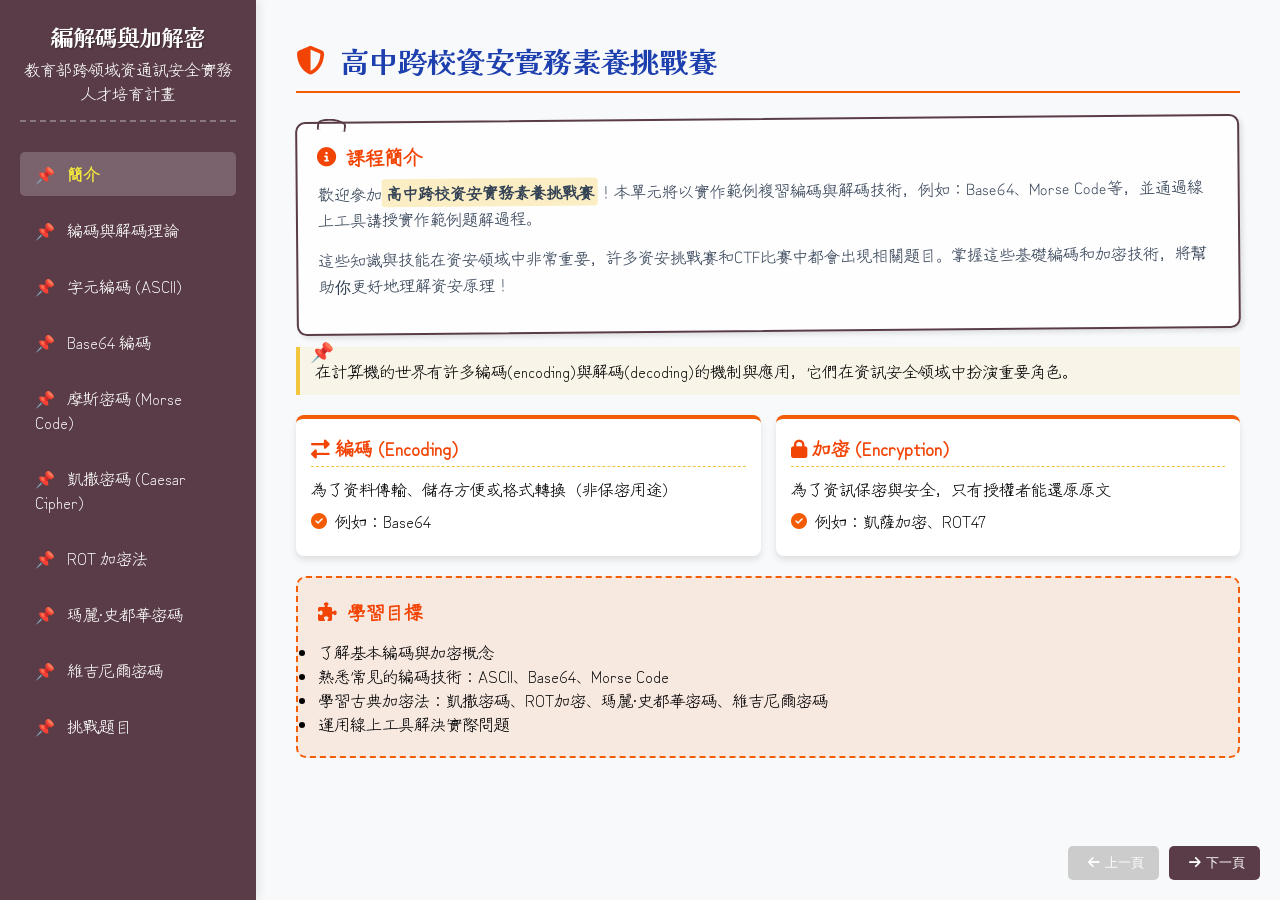
<file: index.html>
<!DOCTYPE html>
<html lang="zh-Hant">
<head>
    <meta charset="UTF-8">
    <meta name="viewport" content="width=device-width, initial-scale=1.0">
    <title>高中跨校資安實務素養挑戰賽 - 編碼與解碼</title>
    <link href="https://fonts.googleapis.com/css2?family=Kaisei+Decol&family=Yomogi&family=Zen+Kurenaido&display=swap" rel="stylesheet">
    <link rel="stylesheet" href="https://cdnjs.cloudflare.com/ajax/libs/font-awesome/6.4.0/css/all.min.css">
    <link rel="stylesheet" href="./assets/style.css">
</head>
<body>
    <div class="sidebar">
        <div class="sidebar-header">
            <h2 id="sidebar-title">編解碼與加解密</h2>
            <p>教育部跨領域資通訊安全實務人才培育計畫</p>
        </div>
        
        <ul class="nav-menu">
            <li class="nav-item active" data-slide="1"><a href="#">簡介</a></li>
            <li class="nav-item" data-slide="2"><a href="#">編碼與解碼理論</a></li>
            <li class="nav-item" data-slide="3"><a href="#">字元編碼 (ASCII)</a></li>
            <li class="nav-item" data-slide="4"><a href="#">Base64 編碼</a></li>
            <li class="nav-item" data-slide="5"><a href="#">摩斯密碼 (Morse Code)</a></li>
            <li class="nav-item" data-slide="6"><a href="#">凱撒密碼 (Caesar Cipher)</a></li>
            <li class="nav-item" data-slide="7"><a href="#">ROT 加密法</a></li>
            <li class="nav-item" data-slide="8"><a href="#">瑪麗·史都華密碼</a></li>
            <li class="nav-item" data-slide="9"><a href="#">維吉尼爾密碼</a></li>
            <li class="nav-item" data-slide="10"><a href="#">挑戰題目</a></li>
        </ul>
    </div>
    
    <div class="main-content">
        <!-- 簡介 -->
        <div class="slide active" id="slide-1">
            <div class="slide-header">
                <i class="fas fa-shield-alt"></i>
                <h2>高中跨校資安實務素養挑戰賽</h2>
            </div>
            
            <div class="hand-drawn-box">
                <div class="concept-title">
                    <i class="fas fa-info-circle"></i>
                    課程簡介
                </div>
                <p class="content-text">
                    歡迎參加<span class="highlight">高中跨校資安實務素養挑戰賽</span>！本單元將以實作範例複習編碼與解碼技術，例如：Base64、Morse Code等，並通過線上工具講授實作範例題解過程。
                </p>
                <p class="content-text">
                    這些知識與技能在資安領域中非常重要，許多資安挑戰賽和CTF比賽中都會出現相關題目。掌握這些基礎編碼和加密技術，將幫助你更好地理解資安原理！
                </p>
            </div>
            
            <div class="note-box">
                <p>在計算機的世界有許多編碼(encoding)與解碼(decoding)的機制與應用，它們在資訊安全領域中扮演重要角色。</p>
            </div>
            
            <div class="method-comparison">
                <div class="method-card">
                    <h3><i class="fas fa-exchange-alt"></i> 編碼 (Encoding)</h3>
                    <p>為了資料傳輸、儲存方便或格式轉換（非保密用途）</p>
                    <div class="key-feature">
                        <i class="fas fa-check-circle"></i>
                        <span>例如：Base64</span>
                    </div>
                </div>
                
                <div class="method-card">
                    <h3><i class="fas fa-lock"></i> 加密 (Encryption)</h3>
                    <p>為了資訊保密與安全，只有授權者能還原原文</p>
                    <div class="key-feature">
                        <i class="fas fa-check-circle"></i>
                        <span>例如：凱薩加密、ROT47</span>
                    </div>
                </div>
            </div>
            
            <div class="challenge-box">
                <h3><i class="fas fa-puzzle-piece"></i> 學習目標</h3>
                <ul>
                    <li>了解基本編碼與加密概念</li>
                    <li>熟悉常見的編碼技術：ASCII、Base64、Morse Code</li>
                    <li>學習古典加密法：凱撒密碼、ROT加密、瑪麗·史都華密碼、維吉尼爾密碼</li>
                    <li>運用線上工具解決實際問題</li>
                </ul>
            </div>
        </div>
        
        <!-- 編碼與解碼理論 -->
        <div class="slide" id="slide-2">
            <div class="slide-header">
                <i class="fas fa-book"></i>
                <h2>編碼與解碼理論</h2>
            </div>
            
            <div class="hand-drawn-box">
                <div class="concept-title">
                    <i class="fas fa-lightbulb"></i>
                    基本概念
                </div>
                <p class="content-text">
                    在計算機的世界有許多<span class="highlight">編碼(encoding)</span>與<span class="highlight">解碼(decoding)</span>的機制與應用。理解它們之間的區別非常重要。
                </p>
            </div>
            
            <div class="two-column">
                <div class="column">
                    <div class="example-card">
                        <div class="example-card-header">
                            <i class="fas fa-exchange-alt"></i>
                            <h3>編碼 (Encoding)</h3>
                        </div>
                        <div class="example-card-content">
                            <p>為了資料傳輸、儲存方便或格式轉換（非保密用途）</p>
                            <ul>
                                <li>主要目的：資料傳輸、儲存、格式轉換</li>
                                <li>不考慮安全性，人人可以解碼</li>
                                <li>例如：<span class="highlight">Base64</span>、ASCII、UTF-8</li>
                            </ul>
                        </div>
                    </div>
                </div>
                
                <div class="column">
                    <div class="example-card">
                        <div class="example-card-header">
                            <i class="fas fa-lock"></i>
                            <h3>加密 (Encryption)</h3>
                        </div>
                        <div class="example-card-content">
                            <p>為了資訊保密與安全，只有授權者能還原原文</p>
                            <ul>
                                <li>主要目的：資訊安全與保密</li>
                                <li>需要密鑰(金鑰)或特殊方法解密</li>
                                <li>例如：<span class="highlight">凱撒加密</span>、<span class="highlight">ROT47</span>、AES、RSA</li>
                            </ul>
                        </div>
                    </div>
                </div>
            </div>
            
            <div class="note-box">
                <p><strong>重要提醒：</strong> Base64 不是加密演算法！它是一種編碼方式，目的是為了方便數據的傳輸和存儲，而非保密。</p>
            </div>
            
            <div class="process-flow">
                <div class="process-step">
                    <h4>原始資料</h4>
                    <p>純文字、二進制資料</p>
                </div>
                <div class="process-step">
                    <h4>編碼/加密</h4>
                    <p>轉換為特定格式</p>
                </div>
                <div class="process-step">
                    <h4>傳輸/儲存</h4>
                    <p>安全地傳送資料</p>
                </div>
                <div class="process-step">
                    <h4>解碼/解密</h4>
                    <p>還原為原始資料</p>
                </div>
            </div>
        </div>
        
        <!-- 字元編碼 (ASCII) -->
        <div class="slide" id="slide-3">
            <div class="slide-header">
                <i class="fas fa-font"></i>
                <h2>字元編碼 (Character Encoding)</h2>
            </div>
            
            <div class="hand-drawn-box">
                <div class="concept-title">
                    <i class="fas fa-keyboard"></i>
                    ASCII 編碼
                </div>
                <p class="content-text">
                    ASCII（American Standard Code for Information Interchange，美國資訊交換標準程式碼）是最基本的字元編碼系統，用於在電腦系統中表示文字。
                </p>
            </div>
            
            <div class="ascii-card">
                <div class="ascii-card-header">
                    <h3>ASCII 特性</h3>
                </div>
                <div class="ascii-card-content">
                    <ul>
                        <li>發展自電報編碼</li>
                        <li>包含 128 個字元（7位元表示）</li>
                        <li>擴展ASCII（Extended ASCII）增加了額外的 128 個字元（8位元表示）</li>
                        <li>只能表示英文字母、數字和部分符號，不支援中文等其他語言</li>
                    </ul>
                </div>
            </div>
            
            <div class="example-card">
                <div class="example-card-header">
                    <i class="fas fa-code"></i>
                    <h3>ASCII 編碼示例</h3>
                </div>
                <div class="example-card-content">
                    <p>每個字元都對應一個特定的數值：</p>
                    <div class="ascii-example">
                        字元 'A' 對應 ASCII 值 65 (十進制) = 01000001 (二進制)
                        字元 'a' 對應 ASCII 值 97 (十進制) = 01100001 (二進制)
                        字元 '0' 對應 ASCII 值 48 (十進制) = 00110000 (二進制)
                    </div>
                </div>
            </div>
            
            <div class="two-column">
                <div class="column">
                    <div class="hand-drawn-box">
                        <div class="concept-title">
                            <i class="fas fa-microchip"></i>
                            資料儲存基本單位
                        </div>
                        <ul>
                            <li>1 bit：一個二進制位元，只能儲存 0 或 1</li>
                            <li>8 bits = 1 byte：一個位元組，基本的資料儲存單位</li>
                            <li>1 byte = 1 word：一般來說一個字元需要一個位元組來表示</li>
                        </ul>
                    </div>
                </div>
                
                <div class="column">
                    <div class="hand-drawn-box">
                        <div class="concept-title">
                            <i class="fas fa-exchange-alt"></i>
                            字元編碼過程
                        </div>
                        <div class="image-container">
                            <img src="./assets/images/encode-decode.png" alt="字元編碼示意圖" />
                        </div>
                        <p class="content-text">
                            字元編碼是將人類可讀的字元映射到一組唯一的數字的過程，使電腦能夠處理文字資料。
                        </p>
                    </div>
                </div>
            </div>
        </div>
        
        <!-- Base64 編碼 -->
        <div class="slide" id="slide-4">
            <div class="slide-header">
                <i class="fas fa-exchange-alt"></i>
                <h2>Base64 編碼</h2>
            </div>
            
            <div class="hand-drawn-box">
                <div class="concept-title">
                    <i class="fas fa-info-circle"></i>
                    Base64 概述
                </div>
                <p class="content-text">
                    Base64 是一種將二進制數據轉換為64個可列印ASCII字元的編碼方式。它<span class="highlight">不是加密方法</span>，而是一種資料表示形式。
                </p>
            </div>
            
            <div class="note-box">
                <p><strong>重要提醒：</strong> Base64 不是加密演算法！Base64 不是加密演算法！Base64 不是加密演算法！（重要的事情說三遍）</p>
            </div>
            
            <div class="two-column flex-col">
                <div class="column">
                    <div class="example-card">
                        <div class="example-card-header">
                            <i class="fas fa-code"></i>
                            <h3>Base64 特性</h3>
                        </div>
                        <div class="example-card-content">
                            <ul>
                                <li>使用 64 個可列印字元進行編碼</li>
                                <li>便於攜帶與儲存</li>
                                <li>常用於多用途網際網路郵件擴充 (MIME)</li>
                                <li>用於在只能處理文字的環境中傳輸二進制資料</li>
                                <li>使用 "=" 作為填充字元</li>
                            </ul>
                        </div>
                    </div>
                </div>
                
                <div class="column">
                    <div class="example-card">
                        <div class="example-card-header">
                            <i class="fas fa-table"></i>
                            <h3>Base64 編碼表</h3>
                        </div>
                        <div class="example-card-content">
                            <div class="table-container">
                                <table class="base64-table">
                                    <tr>
                                        <th>索引</th>
                                        <th>字元</th>
                                        <th>索引</th>
                                        <th>字元</th>
                                        <th>索引</th>
                                        <th>字元</th>
                                        <th>索引</th>
                                        <th>字元</th>
                                        <th>索引</th>
                                        <th>字元</th>
                                        <th>索引</th>
                                        <th>字元</th>
                                        <th>索引</th>
                                        <th>字元</th>
                                        <th>索引</th>
                                        <th>字元</th>
                                    </tr>
                                    <tr>
                                        <td class="index-cell">0 (0x00)</td>
                                        <td class="char-cell">A</td>
                                        <td class="index-cell">1 (0x01)</td>
                                        <td class="char-cell">B</td>
                                        <td class="index-cell">2 (0x02)</td>
                                        <td class="char-cell">C</td>
                                        <td class="index-cell">3 (0x03)</td>
                                        <td class="char-cell">D</td>
                                        <td class="index-cell">4 (0x04)</td>
                                        <td class="char-cell">E</td>
                                        <td class="index-cell">5 (0x05)</td>
                                        <td class="char-cell">F</td>
                                        <td class="index-cell">6 (0x06)</td>
                                        <td class="char-cell">G</td>
                                        <td class="index-cell">7 (0x07)</td>
                                        <td class="char-cell">H</td>
                                    </tr>
                                    <tr>
                                        <td class="index-cell">8 (0x08)</td>
                                        <td class="char-cell">I</td>
                                        <td class="index-cell">9 (0x09)</td>
                                        <td class="char-cell">J</td>
                                        <td class="index-cell">10 (0x0A)</td>
                                        <td class="char-cell">K</td>
                                        <td class="index-cell">11 (0x0B)</td>
                                        <td class="char-cell">L</td>
                                        <td class="index-cell">12 (0x0C)</td>
                                        <td class="char-cell">M</td>
                                        <td class="index-cell">13 (0x0D)</td>
                                        <td class="char-cell">N</td>
                                        <td class="index-cell">14 (0x0E)</td>
                                        <td class="char-cell">O</td>
                                        <td class="index-cell">15 (0x0F)</td>
                                        <td class="char-cell">P</td>
                                    </tr>
                                    <tr>
                                        <td class="index-cell">16 (0x10)</td>
                                        <td class="char-cell">Q</td>
                                        <td class="index-cell">17 (0x11)</td>
                                        <td class="char-cell">R</td>
                                        <td class="index-cell">18 (0x12)</td>
                                        <td class="char-cell">S</td>
                                        <td class="index-cell">19 (0x13)</td>
                                        <td class="char-cell">T</td>
                                        <td class="index-cell">20 (0x14)</td>
                                        <td class="char-cell">U</td>
                                        <td class="index-cell">21 (0x15)</td>
                                        <td class="char-cell">V</td>
                                        <td class="index-cell">22 (0x16)</td>
                                        <td class="char-cell">W</td>
                                        <td class="index-cell">23 (0x17)</td>
                                        <td class="char-cell">X</td>
                                    </tr>
                                    <tr>
                                        <td class="index-cell">24 (0x18)</td>
                                        <td class="char-cell">Y</td>
                                        <td class="index-cell">25 (0x19)</td>
                                        <td class="char-cell">Z</td>
                                        <td class="index-cell">26 (0x1A)</td>
                                        <td class="char-cell">a</td>
                                        <td class="index-cell">27 (0x1B)</td>
                                        <td class="char-cell">b</td>
                                        <td class="index-cell">28 (0x1C)</td>
                                        <td class="char-cell">c</td>
                                        <td class="index-cell">29 (0x1D)</td>
                                        <td class="char-cell">d</td>
                                        <td class="index-cell">30 (0x1E)</td>
                                        <td class="char-cell">e</td>
                                        <td class="index-cell">31 (0x1F)</td>
                                        <td class="char-cell">f</td>
                                    </tr>
                                    <tr>
                                        <td class="index-cell">32 (0x20)</td>
                                        <td class="char-cell">g</td>
                                        <td class="index-cell">33 (0x21)</td>
                                        <td class="char-cell">h</td>
                                        <td class="index-cell">34 (0x22)</td>
                                        <td class="char-cell">i</td>
                                        <td class="index-cell">35 (0x23)</td>
                                        <td class="char-cell">j</td>
                                        <td class="index-cell">36 (0x24)</td>
                                        <td class="char-cell">k</td>
                                        <td class="index-cell">37 (0x25)</td>
                                        <td class="char-cell">l</td>
                                        <td class="index-cell">38 (0x26)</td>
                                        <td class="char-cell">m</td>
                                        <td class="index-cell">39 (0x27)</td>
                                        <td class="char-cell">n</td>
                                    </tr>
                                    <tr>
                                        <td class="index-cell">40 (0x28)</td>
                                        <td class="char-cell">o</td>
                                        <td class="index-cell">41 (0x29)</td>
                                        <td class="char-cell">p</td>
                                        <td class="index-cell">42 (0x2A)</td>
                                        <td class="char-cell">q</td>
                                        <td class="index-cell">43 (0x2B)</td>
                                        <td class="char-cell">r</td>
                                        <td class="index-cell">44 (0x2C)</td>
                                        <td class="char-cell">s</td>
                                        <td class="index-cell">45 (0x2D)</td>
                                        <td class="char-cell">t</td>
                                        <td class="index-cell">46 (0x2E)</td>
                                        <td class="char-cell">u</td>
                                        <td class="index-cell">47 (0x2F)</td>
                                        <td class="char-cell">v</td>
                                    </tr>
                                    <tr>
                                        <td class="index-cell">48 (0x30)</td>
                                        <td class="char-cell">w</td>
                                        <td class="index-cell">49 (0x31)</td>
                                        <td class="char-cell">x</td>
                                        <td class="index-cell">50 (0x32)</td>
                                        <td class="char-cell">y</td>
                                        <td class="index-cell">51 (0x33)</td>
                                        <td class="char-cell">z</td>
                                        <td class="index-cell">52 (0x34)</td>
                                        <td class="char-cell">0</td>
                                        <td class="index-cell">53 (0x35)</td>
                                        <td class="char-cell">1</td>
                                        <td class="index-cell">54 (0x36)</td>
                                        <td class="char-cell">2</td>
                                        <td class="index-cell">55 (0x37)</td>
                                        <td class="char-cell">3</td>
                                    </tr>
                                    <tr>
                                        <td class="index-cell">56 (0x38)</td>
                                        <td class="char-cell">4</td>
                                        <td class="index-cell">57 (0x39)</td>
                                        <td class="char-cell">5</td>
                                        <td class="index-cell">58 (0x3A)</td>
                                        <td class="char-cell">6</td>
                                        <td class="index-cell">59 (0x3B)</td>
                                        <td class="char-cell">7</td>
                                        <td class="index-cell">60 (0x3C)</td>
                                        <td class="char-cell">8</td>
                                        <td class="index-cell">61 (0x3D)</td>
                                        <td class="char-cell">9</td>
                                        <td class="index-cell">62 (0x3E)</td>
                                        <td class="char-cell special-char">+</td>
                                        <td class="index-cell">63 (0x3F)</td>
                                        <td class="char-cell special-char">/</td>
                                    </tr>
                                    <tr>
                                        <td class="index-cell">填充</td>
                                        <td class="char-cell special-char">=</td>
                                        <td colspan="14"></td>
                                    </tr>
                                </table>                          
                            </div>
                        </div>
                    </div>
                </div>
            </div>
            
            <div class="example-card">
                <div class="example-card-header">
                    <i class="fas fa-cogs"></i>
                    <h3>Base64 編碼過程</h3>
                </div>
                <div class="example-card-content">
                    <p>以 "Man" 為例：</p>
                    <ol>
                        <li>將每個字元轉換為 ASCII 值：M (77), a (97), n (110)</li>
                        <li>將 ASCII 值轉換為 8 位二進制：01001101 01100001 01101110</li>
                        <li>將 24 位二進制重新分組為 6 位一組：010011 010110 000101 101110</li>
                        <li>將每組 6 位二進制轉換為對應的 Base64 字元：T W F u</li>
                    </ol>
                    <p>結果："Man" 的 Base64 編碼為 "TWFu"</p>
                </div>
            </div>
            
            <div class="challenge-box">
                <h3><i class="fas fa-puzzle-piece"></i> 應用場景</h3>
                <ul>
                    <li>電子郵件附件編碼 (MIME)</li>
                    <li>在 URL 中傳輸二進制資料</li>
                    <li>資料儲存和傳輸中的二進制表示</li>
                    <li>作為基本的資料格式轉換機制</li>
                </ul>
            </div>
        </div>
        
        <!-- 摩斯密碼 (Morse Code) -->
        <div class="slide" id="slide-5">
            <div class="slide-header">
                <i class="fas fa-broadcast-tower"></i>
                <h2>摩斯密碼 (Morse Code)</h2>
            </div>
            
            <div class="hand-drawn-box">
                <div class="concept-title">
                    <i class="fas fa-info-circle"></i>
                    摩斯密碼概述
                </div>
                <p class="content-text">
                    摩斯密碼是一種使用點（.）和劃（-）的組合來表示字母、數字和標點符號的編碼方式。它最初用於電報通訊，是早期遠距離通訊的重要編碼方法。
                </p>
            </div>
            
            <div class="example-card">
                <div class="example-card-header">
                    <i class="fas fa-table"></i>
                    <h3>國際摩斯密碼表</h3>
                </div>
                <div class="example-card-content">
                    <div class="table-container">
                        <table>
                            <tr>
                                <th>字元</th><th>摩斯密碼</th>
                                <th>字元</th><th>摩斯密碼</th>
                                <th>字元</th><th>摩斯密碼</th>
                            </tr>
                            <tr>
                                <td>A</td><td>• —</td>
                                <td>N</td><td>— •</td>
                                <td>1</td><td>• — — — —</td>
                            </tr>
                            <tr>
                                <td>B</td><td>— • • •</td>
                                <td>O</td><td>— — —</td>
                                <td>2</td><td>• • — — —</td>
                            </tr>
                            <tr>
                                <td>C</td><td>— • — •</td>
                                <td>P</td><td>• — — •</td>
                                <td>3</td><td>• • • — —</td>
                            </tr>
                            <tr>
                                <td>D</td><td>— • •</td>
                                <td>Q</td><td>— — • —</td>
                                <td>4</td><td>• • • • —</td>
                            </tr>
                            <tr>
                                <td>E</td><td>•</td>
                                <td>R</td><td>• — •</td>
                                <td>5</td><td>• • • • •</td>
                            </tr>
                            <tr>
                                <td>...</td><td>...</td>
                                <td>...</td><td>...</td>
                                <td>...</td><td>...</td>
                            </tr>
                        </table>
                    </div>
                </div>
            </div>
            
            <div class="two-column">
                <div class="column">
                    <div class="example-card">
                        <div class="example-card-header">
                            <i class="fas fa-code"></i>
                            <h3>摩斯密碼特性</h3>
                        </div>
                        <div class="example-card-content">
                            <ul>
                                <li>由「點」(•)、「劃」(-)和空格組成</li>
                                <li>一個點的長度為一個單位時間</li>
                                <li>一個劃的長度為三個單位時間</li>
                                <li>點劃之間的間隔為一個單位時間</li>
                                <li>字元內部點劃間的間隔為一個單位時間</li>
                                <li>字元之間的間隔為三個單位時間</li>
                                <li>單詞之間的間隔為七個單位時間</li>
                            </ul>
                        </div>
                    </div>
                </div>
                
                <div class="column">
                    <div class="example-card">
                        <div class="example-card-header">
                            <i class="fas fa-lightbulb"></i>
                            <h3>摩斯密碼範例</h3>
                        </div>
                        <div class="example-card-content">
                            <p>SOS 國際求救信號：</p>
                            <div class="code-example">
• • • — — — • • •
S     O     S
                            </div>
                            <p>"I love you" 的摩斯密碼：</p>
                            <div class="code-example">
• • / • — — — • / • — — • / • — — •
I     L      O     V      E
                            
— — — / — — — • • / • — • •
Y      O      U
                            </div>
                        </div>
                    </div>
                </div>
            </div>
            
            <div class="challenge-box">
                <h3><i class="fas fa-puzzle-piece"></i> 實作提示</h3>
                <p>解碼摩斯密碼時可以使用線上工具，例如：</p>
                <ul>
                    <li>https://morsecode.scphillips.com/translator.html</li>
                    <li>或使用摩斯密碼表手動解碼</li>
                </ul>
            </div>
        </div>
        
        <!-- 凱撒密碼 (Caesar Cipher) -->
        <div class="slide" id="slide-6">
            <div class="slide-header">
                <i class="fas fa-lock"></i>
                <h2>凱撒密碼 (Caesar Cipher)</h2>
            </div>
            
            <div class="hand-drawn-box">
                <div class="concept-title">
                    <i class="fas fa-info-circle"></i>
                    凱撒密碼概述
                </div>
                <p class="content-text">
                    凱撒密碼（又稱凱撒加密、凱撒變換、變換加密）是一種最簡單且最廣為人知的加密技術。凱撒密碼是一種替換加密技術，明文中的所有字母都在字母表上向後（或向前）按照一個固定數目進行偏移後被替換成密文。
                </p>
            </div>
            
            <div class="two-column">
                <div class="column">
                    <div class="example-card">
                        <div class="example-card-header">
                            <i class="fas fa-history"></i>
                            <h3>歷史背景</h3>
                        </div>
                        <div class="example-card-content">
                            <ul>
                                <li>這個加密方法是以羅馬共和時期凱撒的名字命名的</li>
                                <li>據稱當年凱撒曾用此方法與其將軍們進行聯繫</li>
                                <li>是最早的加密技術之一</li>
                                <li>也是了解現代密碼學基礎的入門知識</li>
                            </ul>
                        </div>
                    </div>
                </div>
                
                <div class="column">
                    <div class="example-card">
                        <div class="example-card-header">
                            <i class="fas fa-cogs"></i>
                            <h3>加密原理</h3>
                        </div>
                        <div class="example-card-content">
                            <p>凱撒密碼的工作原理是將字母表中的每個字母向前或向後移動固定數量的位置。</p>
                            <p>例如，位移量為3時：</p>
                            <ul>
                                <li>A → D</li>
                                <li>B → E</li>
                                <li>C → F</li>
                                <li>...</li>
                                <li>Z → C</li>
                            </ul>
                        </div>
                    </div>
                </div>
            </div>
            
            <div class="example-card">
                <div class="example-card-header">
                    <i class="fas fa-code"></i>
                    <h3>凱撒密碼範例</h3>
                </div>
                <div class="example-card-content">
                    <p>以位移量（密鑰）= 3 為例：</p>
                    <div class="table-container">
                        <table>
                            <tr>
                                <th>明文</th>
                                <td>H</td><td>E</td><td>L</td><td>L</td><td>O</td>
                            </tr>
                            <tr>
                                <th>密文</th>
                                <td>K</td><td>H</td><td>O</td><td>O</td><td>R</td>
                            </tr>
                        </table>
                    </div>
                    <p>明文 "HELLO" 加密後變成 "KHOOR"</p>
                </div>
            </div>

            <div class="hand-drawn-box">
                <a href="./caesar-cipher-wheel.html" target="_blank" rel="noopener noreferrer"></a>
                <div class="concept-title">
                    <i class="fa-solid fa-gears"></i>
                    線上凱薩密碼輪體驗
                </div>
                <p class="content-text center">
                    <img src="./assets/images/caesar_cipher_wheel.png" alt="線上凱薩密碼輪">
                </p>
            </div>
            
            <div class="note-box">
                <p><strong>安全性提醒：</strong> 凱撒密碼非常容易被破解，因為只有26種可能的密鑰（英文字母表有26個字母）。使用頻率分析就可以輕易破解凱撒密碼。</p>
            </div>
            
            <div class="challenge-box">
                <h3><i class="fas fa-puzzle-piece"></i> 實作提示</h3>
                <p>許多線上工具可以幫助加密和解密凱撒密碼：</p>
                <ul>
                    <li>https://www.dcode.fr/caesar-cipher</li>
                    <li>http://rumkin.com/tools/cipher/caesar.php</li>
                </ul>
                <p>破解方法：</p>
                <ul>
                    <li>暴力破解（嘗試所有可能的位移量）</li>
                    <li>頻率分析（英文中E、T、A、O是最常見的字母）</li>
                </ul>
            </div>
        </div>
        
        <!-- ROT 加密法 -->
        <div class="slide" id="slide-7">
            <div class="slide-header">
                <i class="fas fa-sync-alt"></i>
                <h2>ROT 加密法</h2>
            </div>
            
            <div class="hand-drawn-box">
                <div class="concept-title">
                    <i class="fas fa-info-circle"></i>
                    ROT 加密概述
                </div>
                <p class="content-text">
                    ROT（Rotation Cipher）是將字母表中的字母依固定位移量進行輪替替換的加密方式。它是一種凱薩加密（Caesar Cipher）的變體。
                </p>
            </div>
            
            <div class="table-container">
                <table>
                    <tr>
                        <th>名稱</th>
                        <th>位移量</th>
                        <th>特點</th>
                    </tr>
                    <tr>
                        <td>ROT13</td>
                        <td>13</td>
                        <td>最常見，用於英文加密，可逆性強（加密兩次即還原）</td>
                    </tr>
                    <tr>
                        <td>ROT5</td>
                        <td>5</td>
                        <td>只針對數字 0–9 進行位移</td>
                    </tr>
                    <tr>
                        <td>ROT47</td>
                        <td>47</td>
                        <td>針對 ASCII 範圍 33–126（可印字符），可加密英文、數字、符號</td>
                    </tr>
                </table>
            </div>
            
            <div class="two-column">
                <div class="column">
                    <div class="example-card">
                        <div class="example-card-header">
                            <i class="fas fa-code"></i>
                            <h3>ROT 加密範例</h3>
                        </div>
                        <div class="example-card-content">
                            <p>ROT13 範例：</p>
                            <div class="table-container">
                                <table>
                                    <tr>
                                        <th>明文</th>
                                        <td>H</td><td>E</td><td>L</td><td>L</td><td>O</td>
                                    </tr>
                                    <tr>
                                        <th>密文</th>
                                        <td>U</td><td>R</td><td>Y</td><td>Y</td><td>B</td>
                                    </tr>
                                </table>
                            </div>
                            <p>明文 "HELLO" 加密後變成 "URYYB"</p>
                        </div>
                    </div>
                </div>
                
                <div class="column">
                    <div class="example-card">
                        <div class="example-card-header">
                            <i class="fas fa-lightbulb"></i>
                            <h3>ROT 的特性</h3>
                        </div>
                        <div class="example-card-content">
                            <div class="key-feature">
                                <i class="fas fa-check-circle"></i>
                                <span>簡單易懂：可用程式輕鬆實作</span>
                            </div>
                            <div class="key-feature">
                                <i class="fas fa-check-circle"></i>
                                <span>對稱加密：加密兩次會還原原文（ROT13, ROT47）</span>
                            </div>
                            <div class="key-feature">
                                <i class="fas fa-times-circle"></i>
                                <span>不安全：容易被暴力破解，無法用於真正的資料保護</span>
                            </div>
                        </div>
                    </div>
                </div>
            </div>
            
            <div class="note-box">
                <p><strong>ROT13 特點：</strong> ROT13 在英文字母表中將每個字母向前移動13位，因為英文字母表剛好有26個字母，所以應用 ROT13 兩次會恢復原來的文字。這使它成為一種簡單的自反式加密。</p>
            </div>
            
            <div class="example-card">
                <div class="example-card-header">
                    <i class="fas fa-cogs"></i>
                    <h3>ROT47 原理</h3>
                </div>
                <div class="example-card-content">
                    <p>ROT47 比 ROT13 更廣泛，它使用 ASCII 表中從字符 33 ('!') 到字符 126 ('~') 的 94 個可打印字符：</p>
                    <ol>
                        <li>ASCII 字符集中從 33 到 126 的字符被映射為 0 到 93</li>
                        <li>將每個字符值加 47，然後對 94 取模</li>
                        <li>將結果映射回 ASCII 字符</li>
                    </ol>
                    <p>ROT47 不僅限於字母，還包括數字和特殊字符，使其應用更廣泛。</p>
                </div>
            </div>
            
            <div class="challenge-box">
                <h3><i class="fas fa-puzzle-piece"></i> 實作提示</h3>
                <p>解密 ROT 加密的文字可以使用以下線上工具：</p>
                <ul>
                    <li>ROT13: https://rot13.com/</li>
                    <li>ROT47: https://www.dcode.fr/rot-47-cipher</li>
                </ul>
            </div>
        </div>
        
        <!-- 瑪麗·史都華密碼 -->
        <div class="slide" id="slide-8">
            <div class="slide-header">
                <i class="fas fa-crown"></i>
                <h2>瑪麗·史都華密碼</h2>
            </div>
            
            <div class="hand-drawn-box">
                <div class="concept-title">
                    <i class="fas fa-info-circle"></i>
                    瑪麗·史都華密碼概述
                </div>
                <p class="content-text">
                    瑪麗·史都華密碼是由蘇格蘭瑪麗女王（又被稱為瑪麗·史都華）所使用的一種歷史密碼。這種密碼是一種同音替代密碼，用於在她被囚禁期間與外界聯繫。
                </p>
            </div>
            
            <div class="two-column">
                <div class="column">
                    <div class="example-card">
                        <div class="example-card-header">
                            <i class="fas fa-history"></i>
                            <h3>歷史背景</h3>
                        </div>
                        <div class="example-card-content">
                            <ul>
                                <li>瑪麗·史都華是十六世紀最著名和最具爭議的君主之一</li>
                                <li>她僅六天就登上了蘇格蘭王位</li>
                                <li>因涉入刺殺伊莉莎白一世的陰謀，使用密碼與外界聯繫</li>
                                <li>信件遭英國間諜破譯，成為定罪關鍵</li>
                                <li>在被囚於此地時，說出了「In my end is my beginning」（我死即我生）這句名言</li>
                            </ul>
                        </div>
                    </div>
                </div>
                
                <div class="column">
                    <div class="example-card">
                        <div class="example-card-header">
                            <i class="fas fa-cogs"></i>
                            <h3>加密原理</h3>
                        </div>
                        <div class="example-card-content">
                            <p>瑪麗·史都華密碼是一種同音替代密碼：</p>
                            <ul>
                                <li>每個字母可對應多個不同符號，避免頻率分析</li>
                                <li>使用特殊符號表示整個單詞（稱作「nulls」或「code words」）</li>
                                <li>加入假符號混淆視聽</li>
                                <li>密碼表會定期更改，增加安全性</li>
                            </ul>
                        </div>
                    </div>
                </div>
            </div>
            
            <div class="image-container">
                <img src="./assets/images/marry_queen_cypher_16x9.png" alt="瑪麗·史都華密碼示意圖" />
            </div>
            
            <div class="example-card">
                <div class="example-card-header">
                    <i class="fas fa-lock"></i>
                    <h3>密碼解析</h3>
                </div>
                <div class="example-card-content">
                    <p>破解者托馬斯·費利普斯使用了以下方法破解密碼：</p>
                    <ol>
                        <li>頻率分析：識別最常出現的符號，可能代表常用字母如 E、T、A</li>
                        <li>釣魚策略：故意傳遞部分已知信息，誘使對方回應並使用相同的詞語</li>
                        <li>上下文猜測：根據上下文推斷某些詞語的可能含義</li>
                    </ol>
                    <p>這展現了古典密碼的脆弱性，也顯示了情報戰的重要性。</p>
                </div>
            </div>
            
            <div class="challenge-box">
                <h3><i class="fas fa-puzzle-piece"></i> 實作提示</h3>
                <p>解碼瑪麗·史都華密碼可以使用線上工具：</p>
                <ul>
                    <li>https://www.dcode.fr/mary-stuart-code</li>
                </ul>
            </div>
        </div>
        
        <!-- 維吉尼爾密碼 -->
        <div class="slide" id="slide-9">
            <div class="slide-header">
                <i class="fas fa-key"></i>
                <h2>維吉尼爾密碼 (Vigenère Cipher)</h2>
            </div>
            
            <div class="hand-drawn-box">
                <div class="concept-title">
                    <i class="fas fa-info-circle"></i>
                    維吉尼爾密碼概述
                </div>
                <p class="content-text">
                    維吉尼爾密碼（法語：Chiffre de Vigenère，又譯維熱納爾密碼）是使用一系列凱撒密碼組成密碼字母表的加密算法，屬於多表密碼的一種簡單形式。
                </p>
                <p class="content-text">
                    維吉尼爾密碼比簡單的凱撒密碼更難破解，因為它使用不同的位移量來加密文本中的每個字母。
                </p>
            </div>
            
            <div class="two-column">
                <div class="column">
                    <div class="example-card">
                        <div class="example-card-header">
                            <i class="fas fa-cogs"></i>
                            <h3>加密原理</h3>
                        </div>
                        <div class="example-card-content">
                            <ol>
                                <li>選擇一個關鍵詞（如 "LEMON"）</li>
                                <li>將關鍵詞重複直到與明文等長（如 "LEMONLEMON..."）</li>
                                <li>對明文中的每個字母，使用對應密鑰字母作為凱撒密碼的位移量</li>
                                <li>不同位置的字母可能會有不同的位移量</li>
                            </ol>
                        </div>
                    </div>
                </div>
                
                <div class="column">
                    <div class="example-card">
                        <div class="example-card-header">
                            <i class="fas fa-table"></i>
                            <h3>維吉尼爾表</h3>
                        </div>
                        <div class="example-card-content">
                            <p>維吉尼爾密碼使用一個表格（稱為維吉尼爾表）來執行加密：</p>
                            <ul>
                                <li>表格有 26 行和 26 列，對應英文字母表</li>
                                <li>第一行是標準字母表，每行向左偏移一個位置</li>
                                <li>使用明文字母和密鑰字母的交叉點作為密文字母</li>
                            </ul>
                        </div>
                    </div>
                </div>
            </div>
            
            <div class="example-card">
                <div class="example-card-header">
                    <i class="fas fa-code"></i>
                    <h3>維吉尼爾密碼範例</h3>
                </div>
                <div class="example-card-content">
                    <div class="table-container">
                        <table>
                            <tr>
                                <th>明文</th>
                                <td>A</td><td>T</td><td>T</td><td>A</td><td>C</td><td>K</td><td>A</td><td>T</td><td>D</td><td>A</td><td>W</td><td>N</td>
                            </tr>
                            <tr>
                                <th>密鑰</th>
                                <td>L</td><td>E</td><td>M</td><td>O</td><td>N</td><td>L</td><td>E</td><td>M</td><td>O</td><td>N</td><td>L</td><td>E</td>
                            </tr>
                            <tr>
                                <th>密文</th>
                                <td>L</td><td>X</td><td>F</td><td>O</td><td>P</td><td>V</td><td>E</td><td>F</td><td>R</td><td>N</td><td>H</td><td>R</td>
                            </tr>
                        </table>
                    </div>
                    <p>明文 "ATTACKATDAWN" 使用密鑰 "LEMON" 加密為 "LXFOPVEFRNHR"</p>
                </div>
            </div>
            
            <div class="process-flow">
                <div class="process-step">
                    <h4>選擇密鑰</h4>
                    <p>如 "LEMON"</p>
                </div>
                <div class="process-step">
                    <h4>重複密鑰</h4>
                    <p>使其與明文等長</p>
                </div>
                <div class="process-step">
                    <h4>逐字加密</h4>
                    <p>使用維吉尼爾表</p>
                </div>
                <div class="process-step">
                    <h4>生成密文</h4>
                    <p>多表替換的結果</p>
                </div>
            </div>
            
            <div class="note-box">
                <p><strong>安全性提醒：</strong> 維吉尼爾密碼比凱撒密碼更安全，但仍然可以通過卡西斯基測試和頻率分析等方法破解，特別是當密鑰較短或明文較長時。</p>
            </div>
            
            <div class="challenge-box">
                <h3><i class="fas fa-puzzle-piece"></i> 實作提示</h3>
                <p>解密維吉尼爾密碼可以使用以下線上工具：</p>
                <ul>
                    <li>https://www.guballa.de/vigenere-solver</li>
                    <li>https://www.dcode.fr/vigenere-cipher</li>
                </ul>
            </div>
        </div>
        
        <!-- 挑戰題目 -->
        <div class="slide" id="slide-10">
            <div class="slide-header">
                <i class="fas fa-puzzle-piece"></i>
                <h2>挑戰題目</h2>
            </div>
            
            <div class="hand-drawn-box">
                <div class="concept-title">
                    <i class="fas fa-info-circle"></i>
                    挑戰題目說明
                </div>
                <p class="content-text">
                    以下是高中跨校資安實務素養挑戰賽的個人賽題目。試著運用之前學到的知識來解決這些加密挑戰！
                </p>
            </div>
            
            <div class="challenge-box">
                <h3><i class="fas fa-file-alt"></i> 題目一：文字變亂碼</h3>
                <p><strong>描述：</strong> 小華向MIS人員說明，客戶寄來的信都變成了亂碼。您能幫他還原成正常的文字嗎？</p>
                <p><strong>提示：</strong> 檢查亂碼末尾是否有 "=" 符號，可能是 Base64 編碼。</p>
                <p><strong>解題工具：</strong> https://www.base64decode.org/</p>
            </div>
            
            <div class="challenge-box">
                <h3><i class="fas fa-crown"></i> 題目二：瑪麗皇后的智慧</h3>
                <p><strong>描述：</strong> Mary Queen 瑪麗·史都華密碼。</p>
                <p><strong>提示：</strong> 你了解附圖的文字意思嗎? 使用瑪麗·史都華密碼解碼器。</p>
                <p><strong>解題工具：</strong> https://www.dcode.fr/mary-stuart-code</p>
            </div>
            
            <div class="challenge-box">
                <h3><i class="fas fa-key"></i> 題目三：維吉尼爾密碼</h3>
                <p><strong>描述：</strong> 維吉尼爾密文為？Vhixoieemksktorywzvhxzijqni</p>
                <p><strong>提示：</strong> "凱撒就是一切，但他把凱撒密法提升到了一個新的層次。"</p>
                <p><strong>解題工具：</strong> https://www.guballa.de/vigenere-solver</p>
            </div>
            
            <div class="note-box">
                <p><strong>挑戰賽須知：</strong> 答案通常需要提交為 CTF{答案} 的格式。確保理解題目要求並仔細檢查你的答案！</p>
            </div>
            
            <div class="example-card">
                <div class="example-card-header">
                    <i class="fas fa-tools"></i>
                    <h3>實用資源</h3>
                </div>
                <div class="example-card-content">
                    <p>這些線上工具可以幫助你解決各種編碼和加密挑戰：</p>
                    <ul>
                        <li>CyberChef: https://gchq.github.io/CyberChef/</li>
                        <li>dCode: https://www.dcode.fr/</li>
                        <li>Cryptii: https://cryptii.com/</li>
                        <li>Base64 Decode: https://www.base64decode.org/</li>
                        <li>Vigenère Solver: https://www.guballa.de/vigenere-solver</li>
                    </ul>
                </div>
            </div>
        </div>
        
        <div class="navigation-buttons">
            <button class="nav-button" id="prev-btn" disabled><i class="fas fa-arrow-left"></i> 上一頁</button>
            <button class="nav-button" id="next-btn"><i class="fas fa-arrow-right"></i> 下一頁</button>
        </div>
    </div>
    
    <script>
        document.addEventListener('DOMContentLoaded', function() {
            const slides = document.querySelectorAll('.slide');
            const navItems = document.querySelectorAll('.nav-item');
            const prevBtn = document.getElementById('prev-btn');
            const nextBtn = document.getElementById('next-btn');
            const sidebarTitle = document.querySelector('#sidebar-title');
            let currentSlide = 1;

            sidebarTitle.innerText = "編解碼與加解密";
            
            function showSlide(slideNumber) {
                document.querySelector('.main-content').scrollTo({top: 0, left: 0, behavior: "instant"});
                slides.forEach(slide => {
                    slide.classList.remove('active');
                });
                navItems.forEach(item => {
                    item.classList.remove('active');
                });
                
                document.getElementById(`slide-${slideNumber}`).classList.add('active');
                navItems[slideNumber - 1].classList.add('active');
                
                // Update navigation buttons
                prevBtn.disabled = slideNumber === 1;
                nextBtn.disabled = slideNumber === slides.length;

                // update sidebar title
                if (slideNumber == 1 || slideNumber == 10) {
                    sidebarTitle.innerText = "編解碼與加解密";
                } else if (slideNumber < 6) {
                    sidebarTitle.innerText = "編碼與解碼";
                } else {
                    sidebarTitle.innerText = "加密與解密";
                }
            }
            
            // Event listeners for navigation menu
            navItems.forEach(item => {
                item.addEventListener('click', function() {
                    currentSlide = parseInt(this.dataset.slide);
                    showSlide(currentSlide);
                });
            });
            
            // Event listeners for navigation buttons
            prevBtn.addEventListener('click', function() {
                if (currentSlide > 1) {
                    currentSlide--;
                    showSlide(currentSlide);
                }
            });
            
            nextBtn.addEventListener('click', function() {
                if (currentSlide < slides.length) {
                    currentSlide++;
                    showSlide(currentSlide);
                }
            });
            
            // Keyboard navigation
            document.addEventListener('keydown', function(e) {
                if (e.key === 'ArrowLeft' && currentSlide > 1) {
                    currentSlide--;
                    showSlide(currentSlide);
                } else if (e.key === 'ArrowRight' && currentSlide < slides.length) {
                    currentSlide++;
                    showSlide(currentSlide);
                }
            });
            
            // Initialize
            showSlide(currentSlide);
        });
    </script>
</body>
</html>
</file>
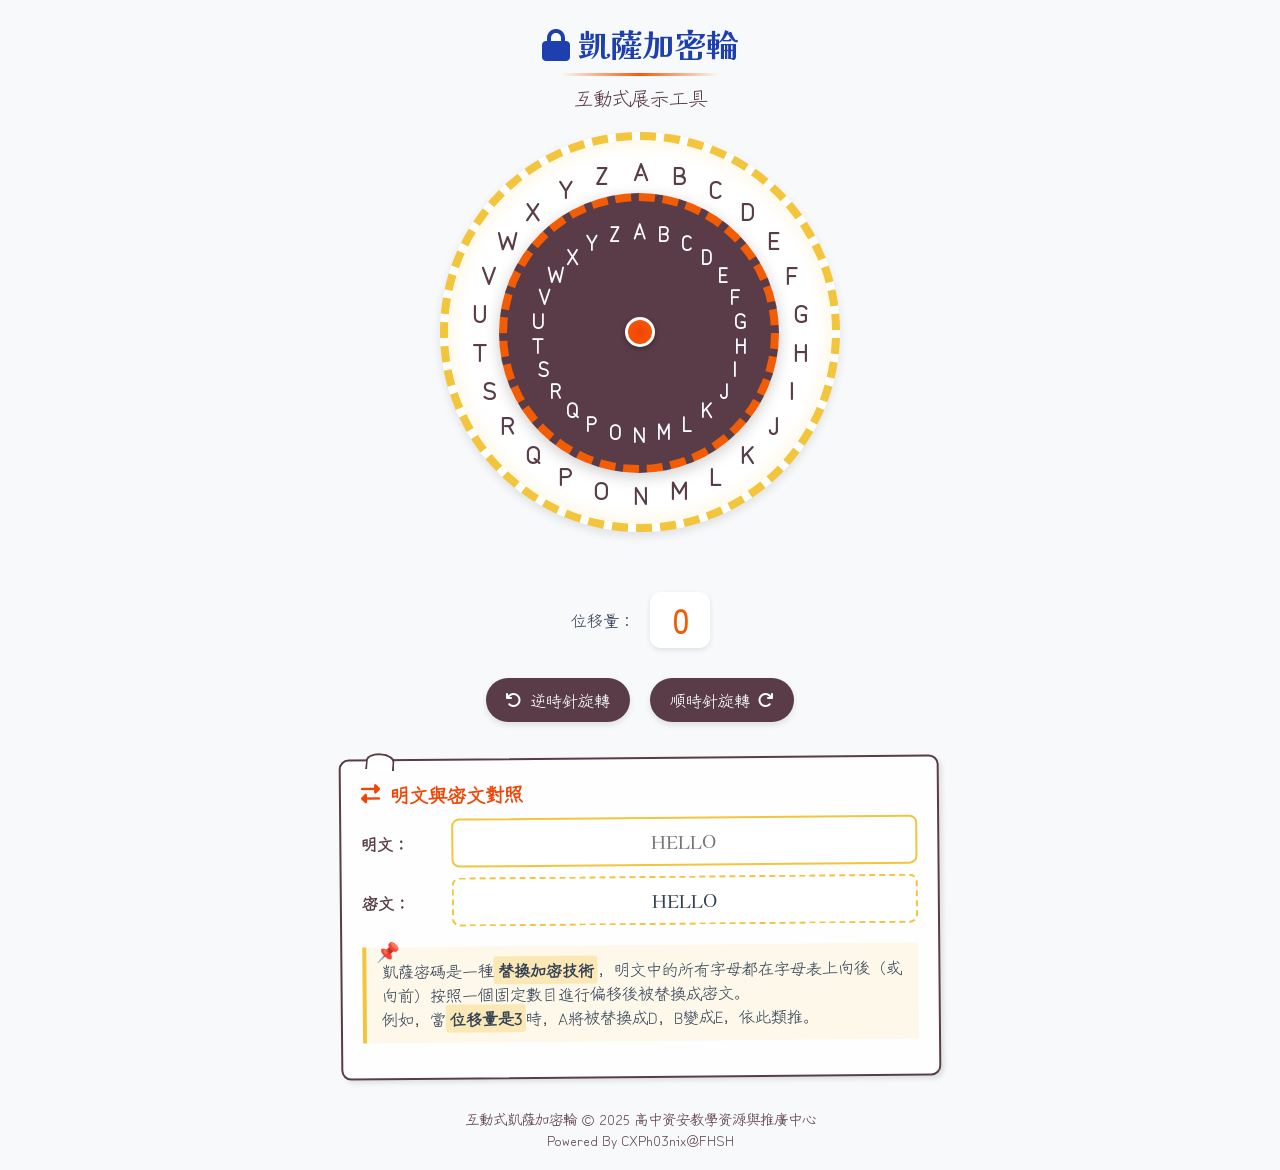
<file: caesar-cipher-wheel.html>
<!DOCTYPE html>
<html lang="zh-Hant">
<head>
    <meta charset="UTF-8">
    <meta name="viewport" content="width=device-width, initial-scale=1.0">
    <title>凱薩加密輪 - 互動式展示</title>
    <link href="https://fonts.googleapis.com/css2?family=Kaisei+Decol&family=Yomogi&family=Zen+Kurenaido&display=swap" rel="stylesheet">
    <link rel="stylesheet" href="https://cdnjs.cloudflare.com/ajax/libs/font-awesome/6.4.0/css/all.min.css">
    <style>
        :root {
            --color-1: #593C47;
            --color-2: #F2E63D;
            --color-3: #F2C53D;
            --color-4: #F25C05;
            --color-5: #F24405;
            --blue-title: #1e40af;
            --text-color: #334155;
        }
        
        * {
            margin: 0;
            padding: 0;
            box-sizing: border-box;
        }
        
        body {
            font-family: 'Zen Kurenaido', 'Noto Sans TC', sans-serif;
            background-color: #f8f9fa;
            color: var(--text-color);
            display: flex;
            flex-direction: column;
            min-height: 100vh;
            padding: 20px;
        }
        
        .title-container {
            text-align: center;
            margin-bottom: 20px;
        }
        
        h1 {
            color: var(--blue-title);
            font-family: 'Kaisei Decol', serif;
            font-size: 2rem;
            position: relative;
            display: inline-block;
            padding-bottom: 10px;
        }
        
        h1::after {
            content: '';
            position: absolute;
            bottom: 0;
            left: 50%;
            transform: translateX(-50%);
            width: 80%;
            height: 3px;
            background: linear-gradient(to right, transparent, var(--color-4), transparent);
        }
        
        .subtitle {
            color: var(--color-1);
            font-size: 1.2rem;
            margin-top: 8px;
        }
        
        .container {
            display: flex;
            flex-direction: column;
            align-items: center;
            justify-content: center;
            flex-grow: 1;
            gap: 30px;
        }
        
        .cipher-wheel-container {
            position: relative;
            width: 400px;
            height: 400px;
            margin: 0 auto;
        }
        
        .wheel {
            position: absolute;
            top: 0;
            left: 0;
            width: 100%;
            height: 100%;
            border-radius: 50%;
            display: flex;
            align-items: center;
            justify-content: center;
            transition: transform 0.5s ease;
        }
        
        .outer-wheel {
            background-color: white;
            border: 8px dashed var(--color-3);
            box-shadow: 0 4px 10px rgba(0,0,0,0.1), inset 0 0 20px rgba(242, 196, 61, 0.2);
            z-index: 1;
        }
        
        .inner-wheel {
            width: 70%;
            height: 70%;
            background-color: var(--color-1);
            border: 8px dashed var(--color-4);
            box-shadow: 0 4px 15px rgba(0,0,0,0.2);
            z-index: 2;
            top: 3.8rem;
            left: 3.7rem;
            cursor: grab;
        }
        
        .inner-wheel:active {
            cursor: grabbing;
        }
        
        .center-pin {
            position: absolute;
            top: 50%;
            left: 50%;
            transform: translate(-50%, -50%);
            width: 30px;
            height: 30px;
            background: radial-gradient(circle, var(--color-5) 0%, var(--color-4) 100%);
            border-radius: 50%;
            border: 3px solid white;
            box-shadow: 0 2px 5px rgba(0,0,0,0.3);
            z-index: 3;
        }
        
        .letter {
            position: absolute;
            transform-origin: center;
            font-weight: bold;
            font-size: 20px;
            width: 25px;
            height: 25px;
            text-align: center;
            line-height: 25px;
        }
        
        .outer-letter {
            color: var(--color-1);
            font-size: 24px;
        }
        
        .inner-letter {
            color: white;
        }
        
        .controls {
            display: flex;
            flex-direction: column;
            align-items: center;
            margin-top: 30px;
            gap: 20px;
            width: 100%;
            max-width: 600px;
        }
        
        .shift-display {
            display: flex;
            align-items: center;
            justify-content: center;
            gap: 15px;
            margin-bottom: 10px;
        }
        
        .shift-value {
            font-size: 2rem;
            font-weight: bold;
            color: var(--color-4);
            padding: 5px 15px;
            background-color: white;
            border-radius: 10px;
            box-shadow: 0 2px 5px rgba(0,0,0,0.1);
            min-width: 60px;
            text-align: center;
        }
        
        .btn-container {
            display: flex;
            justify-content: center;
            gap: 20px;
            margin-bottom: 15px;
        }
        
        .control-btn {
            background-color: var(--color-1);
            color: white;
            border: none;
            padding: 10px 20px;
            border-radius: 25px;
            font-family: 'Zen Kurenaido', sans-serif;
            font-size: 1rem;
            cursor: pointer;
            display: flex;
            align-items: center;
            gap: 8px;
            transition: all 0.2s ease;
            box-shadow: 0 3px 6px rgba(0,0,0,0.1);
        }
        
        .control-btn:hover {
            background-color: var(--color-4);
            transform: translateY(-2px);
            box-shadow: 0 4px 8px rgba(0,0,0,0.15);
        }
        
        .control-btn:active {
            transform: translateY(1px);
            box-shadow: 0 2px 4px rgba(0,0,0,0.1);
        }
        
        .hand-drawn-box {
            border: 2px solid var(--color-1);
            border-radius: 10px;
            padding: 20px;
            position: relative;
            background-color: rgba(255, 255, 255, 0.9);
            box-shadow: 3px 3px 5px rgba(0,0,0,0.1);
            transform: rotate(-0.5deg);
            width: 100%;
        }
        
        .hand-drawn-box::before {
            content: "";
            position: absolute;
            top: -8px;
            left: 25px;
            width: 25px;
            height: 15px;
            border-top: 2px solid var(--color-1);
            border-left: 2px solid var(--color-1);
            border-right: 2px solid var(--color-1);
            border-radius: 50% 50% 0 0;
            transform: rotate(5deg);
            background-color: white;
        }
        
        .cipher-area {
            display: flex;
            flex-direction: column;
            gap: 10px;
            margin-bottom: 20px;
        }
        
        .row {
            display: flex;
            align-items: center;
            gap: 10px;
        }
        
        .row label {
            min-width: 80px;
            font-weight: bold;
            color: var(--color-1);
        }
        
        .text-box {
            flex-grow: 1;
            padding: 10px 15px;
            border: 2px dashed var(--color-3);
            border-radius: 8px;
            font-family: 'Kaisei Decol', serif;
            font-size: 1.1rem;
            text-align: center;
            background-color: white;
            min-height: 2.5rem;
            display: flex;
            align-items: center;
            justify-content: center;
        }
        
        #inputText {
            width: 100%;
            padding: 10px 15px;
            border: 2px solid var(--color-3);
            border-radius: 8px;
            font-family: 'Kaisei Decol', serif;
            font-size: 1.1rem;
            outline: none;
            text-align: center;
        }
        
        #inputText:focus {
            border-color: var(--color-4);
            box-shadow: 0 0 5px rgba(242, 92, 5, 0.3);
        }
        
        .concept-title {
            font-weight: bold;
            color: var(--color-5);
            margin-bottom: 10px;
            font-size: 1.2rem;
            display: flex;
            align-items: center;
        }
        
        .concept-title i {
            margin-right: 10px;
        }
        
        .note-box {
            border-left: 4px solid var(--color-3);
            background-color: rgba(242, 197, 61, 0.1);
            padding: 12px 15px;
            margin: 15px 0;
            position: relative;
        }
        
        .note-box::before {
            content: "📌";
            position: absolute;
            top: -10px;
            left: 10px;
            font-size: 1.2rem;
        }
        
        .highlight {
            background-color: rgba(242, 197, 61, 0.3);
            padding: 2px 4px;
            border-radius: 3px;
            font-weight: bold;
        }
        
        .attribution {
            text-align: center;
            margin-top: 30px;
            font-size: 0.9rem;
            color: var(--color-1);
        }

        .hidden {
            display: none;
        }
        
        /* Responsive adjustments */
        @media screen and (max-width: 600px) {
            .cipher-wheel-container {
                width: 360px;
                height: 360px;
            }
            
            .letter {
                font-size: 16px;
                width: 20px;
                height: 20px;
                line-height: 20px;
            }
            
            .outer-letter {
                font-size: 18px;
            }
            
            .inner-wheel {
                top: 52px;
                left: 54px;
            }
        }
    </style>
</head>
<body>
    <div class="title-container">
        <h1><i class="fas fa-lock"></i> 凱薩加密輪</h1>
        <div class="subtitle">互動式展示工具</div>
    </div>
    
    <div class="container">
        <div class="cipher-wheel-container">
            <div class="wheel outer-wheel" id="outerWheel"></div>
            <div class="wheel inner-wheel" id="innerWheel"></div>
            <div class="center-pin"></div>
        </div>
        
        <div class="controls">
            <div class="shift-display">
                <label>位移量：</label>
                <div class="shift-value" id="shiftValue">0</div>
            </div>
            
            <div class="btn-container">
                <button class="control-btn" id="rotateLeft"><i class="fas fa-arrow-rotate-left"></i> 逆時針旋轉</button>
                <button class="control-btn" id="rotateRight">順時針旋轉 <i class="fas fa-arrow-rotate-right"></i></button>
            </div>
            
            <div class="hand-drawn-box">
                <div class="concept-title">
                    <i class="fas fa-exchange-alt"></i>
                    明文與密文對照
                </div>
                
                <div class="cipher-area">
                    <div class="row">
                        <label>明文：</label>
                        <input type="text" id="inputText" placeholder="HELLO" maxlength="30">
                    </div>
                    <div class="row">
                        <label>密文：</label>
                        <div class="text-box" id="ciphertext">HELLO</div>
                    </div>
                </div>
                
                <div class="note-box">
                    <p>凱薩密碼是一種<span class="highlight">替換加密技術</span>，明文中的所有字母都在字母表上向後（或向前）按照一個固定數目進行偏移後被替換成密文。</p>
                    <p>例如，當<span class="highlight">位移量是3</span>時，A將被替換成D，B變成E，依此類推。</p>
                </div>
            </div>
        </div>
    </div>
    
    <div class="attribution">
        互動式凱薩加密輪 © 2025 高中資安教學資源與推廣中心<br />
        Powered By CXPh03nix@FHSH
    </div>
    
    <script>
        document.addEventListener('DOMContentLoaded', function() {
            const outerWheel = document.getElementById('outerWheel');
            const innerWheel = document.getElementById('innerWheel');
            const shiftValue = document.getElementById('shiftValue');
            const rotateLeftBtn = document.getElementById('rotateLeft');
            const rotateRightBtn = document.getElementById('rotateRight');
            const inputText = document.getElementById('inputText');
            const ciphertextElement = document.getElementById('ciphertext');
            
            // 字母表
            const alphabet = 'ABCDEFGHIJKLMNOPQRSTUVWXYZ';
            
            // 當前位移量
            let currentShift = 0;
            
            // 創建外圈字母
            for (let i = 0; i < 26; i++) {
                const letter = document.createElement('div');
                letter.className = 'letter outer-letter';
                letter.textContent = alphabet[i];
                
                // 計算字母位置
                const angle = (i * 360 / 26) * (Math.PI / 180);
                const radius = outerWheel.clientWidth / 2 - 30;
                const x = radius * Math.sin(angle);
                const y = -radius * Math.cos(angle);
                
                letter.style.left = `calc(50% + ${x}px - 12.5px)`;
                letter.style.top = `calc(50% + ${y}px - 12.5px)`;
                
                outerWheel.appendChild(letter);
            }
            
            // 創建內圈字母
            for (let i = 0; i < 26; i++) {
                const letter = document.createElement('div');
                letter.className = 'letter inner-letter';
                letter.textContent = alphabet[i];
                
                // 計算字母位置
                const angle = (i * 360 / 26) * (Math.PI / 180);
                const radius = innerWheel.clientWidth / 2 - 30;
                const x = radius * Math.sin(angle);
                const y = -radius * Math.cos(angle);
                
                letter.style.left = `calc(50% + ${x}px - 12.5px)`;
                letter.style.top = `calc(50% + ${y}px - 12.5px)`;
                
                innerWheel.appendChild(letter);
            }
            
            // 旋轉功能
            function rotateWheel(direction) {
                // 更新位移量
                if (direction === 'left') {
                    // currentShift = (currentShift - 1 + 26) % 26;
                    // currentShift = (currentShift - 1 + 26);
                    currentShift = (currentShift - 1);
                } else {
                    // currentShift = (currentShift + 1) % 26;
                    currentShift = (currentShift + 1);
                }
                
                // 更新內圈旋轉
                innerWheel.style.transform = `rotate(${currentShift * (360 / 26)}deg)`;
                
                // 更新位移量顯示
                shiftValue.textContent = (currentShift % 26) < 0 ? 26 + (currentShift % 26) : (currentShift % 26);
                
                // 更新密文
                updateCiphertext();
            }
            
            // 點擊按鈕旋轉
            rotateLeftBtn.addEventListener('click', function() {
                rotateWheel('left');
            });
            
            rotateRightBtn.addEventListener('click', function() {
                rotateWheel('right');
            });
            
            // 拖曳旋轉功能
            let isDragging = false;
            let startAngle, currentAngle;
            
            innerWheel.addEventListener('mousedown', function(e) {
                isDragging = true;
                
                // 計算起始角度
                const rect = innerWheel.getBoundingClientRect();
                const centerX = rect.left + rect.width / 2;
                const centerY = rect.top + rect.height / 2;
                startAngle = Math.atan2(e.clientY - centerY, e.clientX - centerX);
                
                e.preventDefault();
            });
            
            document.addEventListener('mousemove', function(e) {
                if (!isDragging) return;
                
                const rect = innerWheel.getBoundingClientRect();
                const centerX = rect.left + rect.width / 2;
                const centerY = rect.top + rect.height / 2;
                currentAngle = Math.atan2(e.clientY - centerY, e.clientX - centerX);
                
                // 計算角度差
                let angleDiff = (currentAngle - startAngle) * (180 / Math.PI);
                
                // 如果角度差足夠大，旋轉輪盤
                if (Math.abs(angleDiff) > 10) {
                    if (angleDiff > 0) {
                        rotateWheel('right');
                    } else {
                        rotateWheel('left');
                    }
                    startAngle = currentAngle;
                }
            });
            
            document.addEventListener('mouseup', function() {
                isDragging = false;
            });
            
            // 更新加密文字
            function updateCiphertext() {
                const plaintext = inputText.value.toUpperCase();
                // plaintextElement.textContent = plaintext || 'HELLO';
                
                let ciphertext = '';
                for (let i = 0; i < plaintext.length; i++) {
                    // 只加密字母
                    if (plaintext[i].match(/[A-Z]/)) {
                        // 計算位移後的字母
                        const charCode = plaintext.charCodeAt(i);
                        const shiftedCharCode = ((charCode - 65 + currentShift) % 26) + 65;
                        ciphertext += String.fromCharCode(shiftedCharCode);
                    } else {
                        // 保留非字母字符
                        ciphertext += plaintext[i];
                    }
                }
                
                ciphertextElement.textContent = ciphertext || 'HELLO';
            }
            
            // 監聽輸入變化
            inputText.addEventListener('input', updateCiphertext);
            
            // 初始化顯示
            updateCiphertext();
            
            // 支持鍵盤操作
            document.addEventListener('keydown', function(e) {
                if (e.key === 'ArrowLeft') {
                    rotateWheel('left');
                } else if (e.key === 'ArrowRight') {
                    rotateWheel('right');
                }
            });
        });
    </script>
</body>
</html>
</file>
<file: assets/style.css>
:root {
    --color-1: #593C47;
    --color-2: #F2E63D;
    --color-3: #F2C53D;
    --color-4: #F25C05;
    --color-5: #F24405;
    --blue-title: #1e40af;
    --text-color: #334155;
}

* {
    margin: 0;
    padding: 0;
    box-sizing: border-box;
}

body {
    font-family: 'Zen Kurenaido', 'Noto Sans TC', sans-serif;
    display: flex;
    height: 100vh;
    overflow: hidden;
    background-color: #f8f9fa;
}

.sidebar {
    width: 20%;
    background-color: var(--color-1);
    color: white;
    padding: 20px;
    display: flex;
    flex-direction: column;
    box-shadow: 2px 0 10px rgba(0,0,0,0.1);
}

.sidebar-header {
    text-align: center;
    margin-bottom: 30px;
    padding-bottom: 15px;
    border-bottom: 2px dashed rgba(255,255,255,0.3);
}

.sidebar-header h2 {
    font-family: 'Kaisei Decol', serif;
    font-size: 1.4rem;
    margin-bottom: 5px;
    text-shadow: 1px 1px 2px rgba(0,0,0,0.3);
}

.nav-menu {
    list-style: none;
    flex-grow: 1;
}

.nav-item {
    margin-bottom: 12px;
    transition: all 0.3s;
    position: relative;
    border-radius: 5px;
    overflow: hidden;
}

.nav-item a {
    display: block;
    padding: 10px 15px;
    color: white;
    text-decoration: none;
    transition: all 0.3s;
}

.nav-item.active {
    background-color: rgba(255,255,255,0.2);
}

.nav-item.active a {
    color: var(--color-2);
    font-weight: bold;
}

.nav-item:not(.active):hover {
    background-color: rgba(255,255,255,0.1);
}

.nav-item a:before {
    content: "📌 ";
    margin-right: 8px;
}

.main-content {
    width: 80%;
    overflow-y: auto;
    position: relative;
}

.slide {
    min-height: 100%;
    padding: 40px;
    display: none;
    animation: fadeIn 0.5s;
}

.slide.active {
    display: block;
}

@keyframes fadeIn {
    from { opacity: 0; }
    to { opacity: 1; }
}

.slide-header {
    display: flex;
    align-items: center;
    margin-bottom: 25px;
    padding-bottom: 10px;
    border-bottom: 2px solid var(--color-4);
}

.slide-header i {
    font-size: 1.8rem;
    color: var(--color-5);
    margin-right: 15px;
}

.slide-header h2 {
    font-size: 1.8rem;
    color: var(--blue-title);
    font-family: 'Kaisei Decol', serif;
}

.hand-drawn-box {
    border: 2px solid var(--color-1);
    border-radius: 10px;
    padding: 20px;
    margin: 15px 0;
    position: relative;
    background-color: rgba(255, 255, 255, 0.9);
    box-shadow: 3px 3px 5px rgba(0,0,0,0.1);
    transform: rotate(-0.5deg);
}

.hand-drawn-box::before {
    content: "";
    position: absolute;
    top: -5px;
    left: 20px;
    width: 25px;
    height: 10px;
    border-top: 2px solid var(--color-1);
    border-left: 2px solid var(--color-1);
    border-right: 2px solid var(--color-1);
    border-radius: 50% 50% 0 0;
    transform: rotate(5deg);
}

.hand-drawn-box a {
    position: absolute;
    top: 0;
    left: 0;
    right: 0;
    bottom: 0;
}

.concept-title {
    font-weight: bold;
    color: var(--color-5);
    margin-bottom: 10px;
    font-size: 1.2rem;
    display: flex;
    align-items: center;
}

.concept-title i {
    margin-right: 10px;
}

a.concept-title {
    text-decoration: none;
}

.content-text {
    color: var(--text-color);
    line-height: 1.6;
    margin-bottom: 15px;
}

.content-text.center {
    text-align: center;
}

.content-text img {
    max-width: 60%;
    margin: 0px auto;
}

.highlight {
    background-color: rgba(242, 197, 61, 0.3);
    padding: 2px 4px;
    border-radius: 3px;
    font-weight: bold;
}

.note-box {
    border-left: 4px solid var(--color-3);
    background-color: rgba(242, 197, 61, 0.1);
    padding: 12px 15px;
    margin: 15px 0;
    position: relative;
}

.note-box::before {
    content: "📌";
    position: absolute;
    top: -10px;
    left: 10px;
    font-size: 1.2rem;
}

.code-example {
    background-color: #f8f8f8;
    padding: 12px;
    border-radius: 5px;
    font-family: monospace;
    white-space: pre-wrap;
    line-height: 1.4;
    margin: 15px 0;
    border-left: 3px solid var(--color-4);
}

.example-card {
    display: flex;
    flex-direction: column;
    background-color: rgba(255, 255, 255, 0.9);
    border-radius: 10px;
    margin: 15px 0;
    padding: 15px;
    box-shadow: 0 4px 6px rgba(0,0,0,0.1);
}

.example-card-header {
    display: flex;
    align-items: center;
    margin-bottom: 10px;
}

.example-card-header i {
    color: var(--color-4);
    margin-right: 10px;
    font-size: 1.2rem;
}

.example-card-header h3 {
    font-size: 1.2rem;
    color: var(--blue-title);
}

.example-card-content {
    padding: 10px;
    border-top: 1px dashed var(--color-3);
}

.table-container {
    overflow-x: auto;
    margin: 20px 0;
}

table {
    width: 100%;
    border-collapse: collapse;
    margin: 10px 0;
}

th, td {
    border: 1px solid #ddd;
    padding: 8px 12px;
    text-align: left;
}

th {
    background-color: var(--color-1);
    color: white;
}

tr:nth-child(even) {
    background-color: #f9f9f9;
}

.image-container {
    display: flex;
    justify-content: center;
    margin: 20px 0;
}

.image-container img {
    max-width: 100%;
    border-radius: 5px;
    box-shadow: 0 4px 6px rgba(0,0,0,0.1);
}

.navigation-buttons {
    position: fixed;
    bottom: 20px;
    right: 20px;
    display: flex;
    gap: 10px;
}

.nav-button {
    background-color: var(--color-1);
    color: white;
    border: none;
    padding: 8px 15px;
    border-radius: 5px;
    cursor: pointer;
    display: flex;
    align-items: center;
    transition: all 0.3s;
}

.nav-button:hover:not(:disabled) {
    background-color: var(--color-5);
}

.nav-button:disabled {
    background-color: #ccc;
    cursor: not-allowed;
}

.nav-button i {
    margin: 0 5px;
}

.two-column {
    display: flex;
    gap: 20px;
    margin: 20px 0;
}

.two-column.flex-col {
    display: flex;
    flex-direction: column;
    gap: 10px;
    margin: 20px 0;
}

.column {
    flex: 1;
}

.method-comparison {
    display: flex;
    flex-wrap: wrap;
    gap: 15px;
    margin: 20px 0;
}

.method-card {
    flex: 1;
    min-width: 250px;
    background-color: white;
    border-radius: 8px;
    box-shadow: 0 4px 6px rgba(0,0,0,0.1);
    padding: 15px;
    border-top: 4px solid var(--color-4);
}

.method-card h3 {
    color: var(--color-5);
    margin-bottom: 10px;
    padding-bottom: 5px;
    border-bottom: 1px dashed var(--color-3);
}

.key-feature {
    display: flex;
    align-items: center;
    margin: 8px 0;
}

.key-feature i {
    color: var(--color-4);
    margin-right: 8px;
}

.process-flow {
    display: flex;
    align-items: center;
    justify-content: space-between;
    margin: 25px 0;
}

.process-step {
    flex: 1;
    text-align: center;
    position: relative;
    padding: 15px;
    background-color: rgba(255, 255, 255, 0.8);
    border-radius: 8px;
    box-shadow: 0 4px 6px rgba(0,0,0,0.1);
}

.process-step:not(:last-child)::after {
    content: "→";
    position: absolute;
    right: -15px;
    top: 50%;
    transform: translateY(-50%);
    font-size: 1.5rem;
    color: var(--color-4);
}

.process-step h4 {
    color: var(--blue-title);
    margin-bottom: 8px;
}

.challenge-box {
    background-color: rgba(242, 92, 5, 0.1);
    border: 2px dashed var(--color-4);
    border-radius: 10px;
    padding: 20px;
    margin: 20px 0;
}

.challenge-box h3 {
    color: var(--color-5);
    margin-bottom: 15px;
    display: flex;
    align-items: center;
}

.challenge-box h3 i {
    margin-right: 10px;
}

.ascii-card {
    margin: 20px 0;
    overflow: hidden;
    border-radius: 8px;
    box-shadow: 0 4px 8px rgba(0,0,0,0.1);
}

.ascii-card-header {
    background-color: var(--color-1);
    color: white;
    padding: 10px 15px;
}

.ascii-card-content {
    padding: 15px;
    background-color: white;
}

.ascii-example {
    font-family: monospace;
    background-color: #f8f8f8;
    padding: 10px;
    border-radius: 5px;
    margin-top: 10px;
}
.base64-table {
    width: 100%;
    border-collapse: collapse;
    margin: 20px 0;
    font-size: 1.1rem;
}

.base64-table th, 
.base64-table td {
    padding: 12px;
    text-align: center;
    border: 1px solid #ddd;
}

.base64-table th {
    background-color: var(--color-1);
    color: white;
    font-weight: bold;
}

.base64-table tr:nth-child(even) {
    background-color: rgba(242, 230, 61, 0.1);
}

.base64-table tr:nth-child(odd) {
    background-color: white;
}

.index-cell {
    font-family: monospace;
    color: var(--blue-title);
    font-weight: bold;
}

.char-cell {
    font-size: 1.2rem;
    font-weight: bold;
}

.special-char {
    color: var(--color-5);
}
</file>
